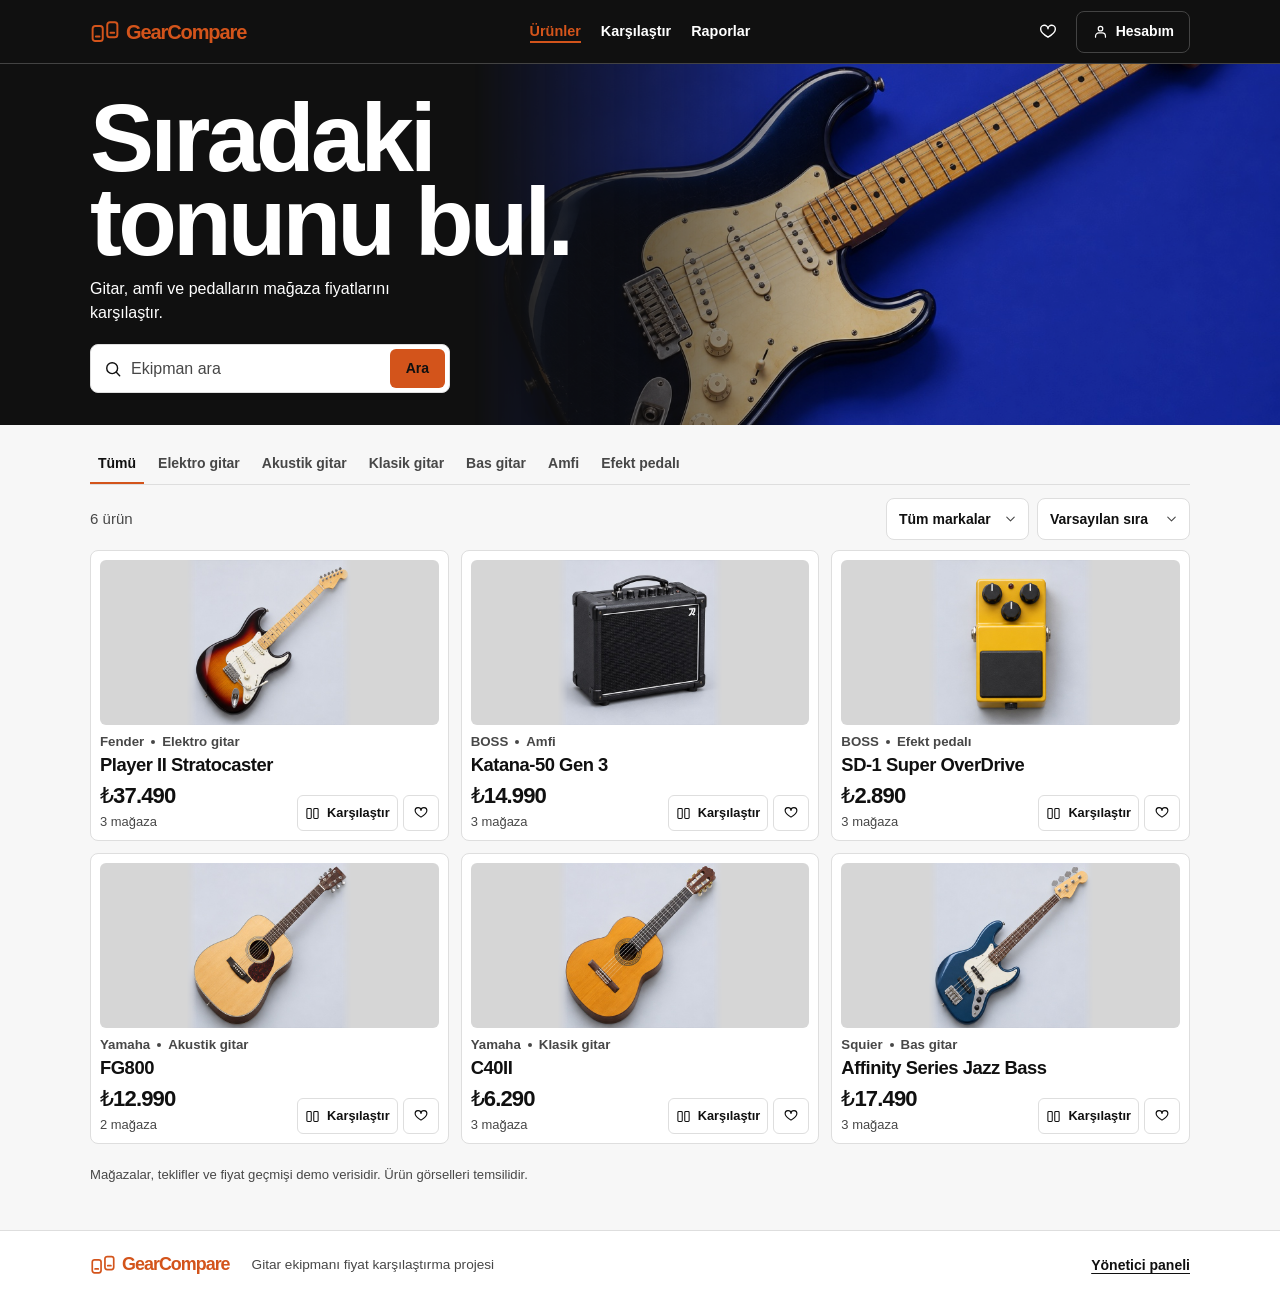
<file: index.html>
<!doctype html>
<html lang="tr">
  <head>
    <meta charset="utf-8">
    <meta name="viewport" content="width=device-width, initial-scale=1">
    <meta name="description" content="Gitar, amfi ve pedal modellerini keşfet, mağaza tekliflerini ve fiyat geçmişini karşılaştır.">
    <meta name="theme-color" content="#101010">
    <meta name="gearcompare-catalog" content="@catalog.source@">
    <title>GearCompare · Gitar ekipmanı karşılaştırma</title>
    <link rel="icon" href="assets/mark.svg" type="image/svg+xml">
    <link rel="stylesheet" href="styles.css?v=20261122">
    <script type="importmap">
      {
        "imports": {
          "./catalog.js": "./catalog.js?v=20261123-3",
          "./specifications.js": "./specifications.js?v=20261123-3",
          "./store.js": "./store.js?v=20261123-3",
          "./ui.js": "./ui.js?v=20261123-3",
          "./views.js": "./views.js?v=20261123-3"
        }
      }
    </script>
    <script type="module" src="app.js?v=20261123-3"></script>
  </head>
  <body>
    <a class="skip-link" href="#main">İçeriğe geç</a>
    <header class="site-header" id="site-header"></header>
    <main id="main" tabindex="-1"></main>
    <footer class="site-footer" id="site-footer"></footer>
    <aside id="compare-tray" aria-label="Karşılaştırma seçimi"></aside>
    <dialog id="alert-dialog" aria-labelledby="alert-title"></dialog>
    <div id="feedback" class="feedback" role="status" aria-live="polite"></div>
    <noscript>GearCompare’ı kullanmak için JavaScript’i etkinleştir.</noscript>
  </body>
</html>
</file>
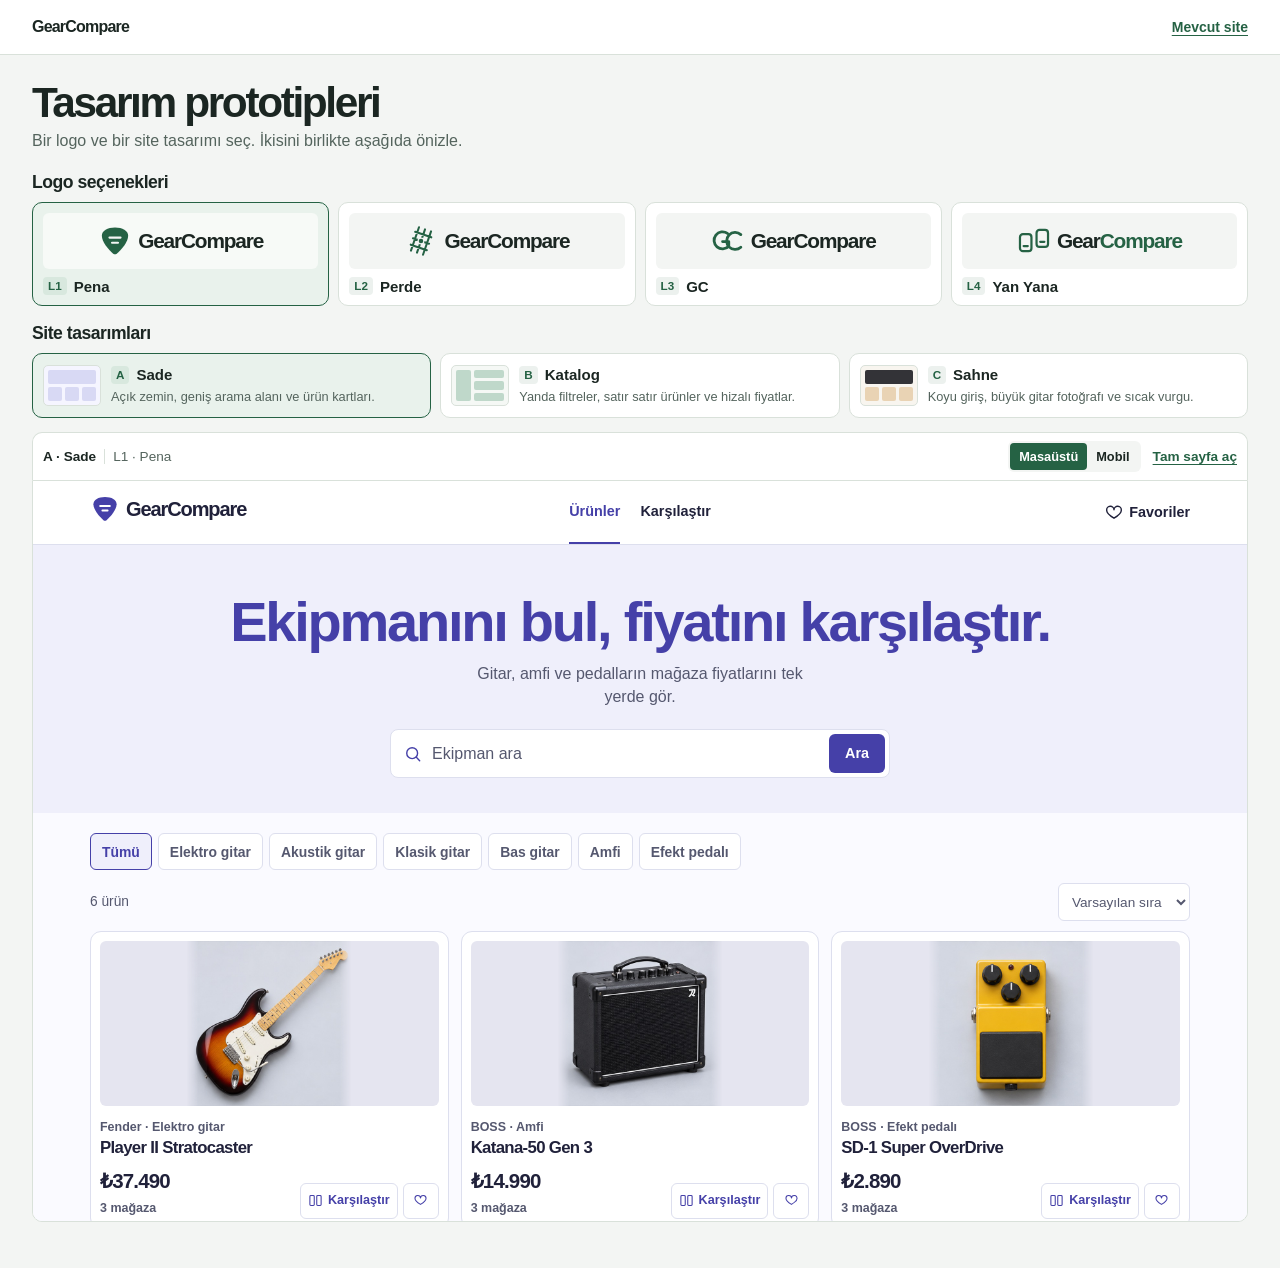
<file: prototipler/index.html>
<!doctype html>
<html lang="tr">
<head>
  <meta charset="utf-8">
  <meta name="viewport" content="width=device-width, initial-scale=1">
  <title>GearCompare · Tasarım prototipleri</title>
  <link rel="icon" href="../assets/mark.svg" type="image/svg+xml">
  <link rel="stylesheet" href="studyo.css">
  <script src="studyo.js" type="module"></script>
</head>
<body>
  <header class="studio-header">
    <div class="container">
      <span>GearCompare</span>
      <a href="../">Mevcut site</a>
    </div>
  </header>
  <main class="container">
    <h1>Tasarım prototipleri</h1>
    <p class="intro">Bir logo ve bir site tasarımı seç. İkisini birlikte aşağıda önizle.</p>
    <section aria-labelledby="logo-title">
      <h2 id="logo-title">Logo seçenekleri</h2>
      <div id="logo-options" class="logo-options" role="group" aria-labelledby="logo-title"></div>
    </section>
    <section class="design-section" aria-labelledby="design-title">
      <h2 id="design-title">Site tasarımları</h2>
      <div id="design-options" class="design-options" role="group" aria-labelledby="design-title"></div>
      <div class="preview-toolbar">
        <div class="preview-selection" id="preview-selection" aria-live="polite"></div>
        <div class="preview-actions">
          <div class="device-switch" role="group" aria-label="Ekran boyutu">
            <button type="button" data-size="desktop" aria-pressed="true">Masaüstü</button>
            <button type="button" data-size="mobile" aria-pressed="false">Mobil</button>
          </div>
          <a id="full-preview" href="ekran.html" target="_blank" rel="noopener">Tam sayfa aç</a>
        </div>
      </div>
      <div class="preview-well">
        <iframe id="preview" title="GearCompare tasarım önizlemesi"></iframe>
      </div>
    </section>
  </main>
</body>
</html>
</file>
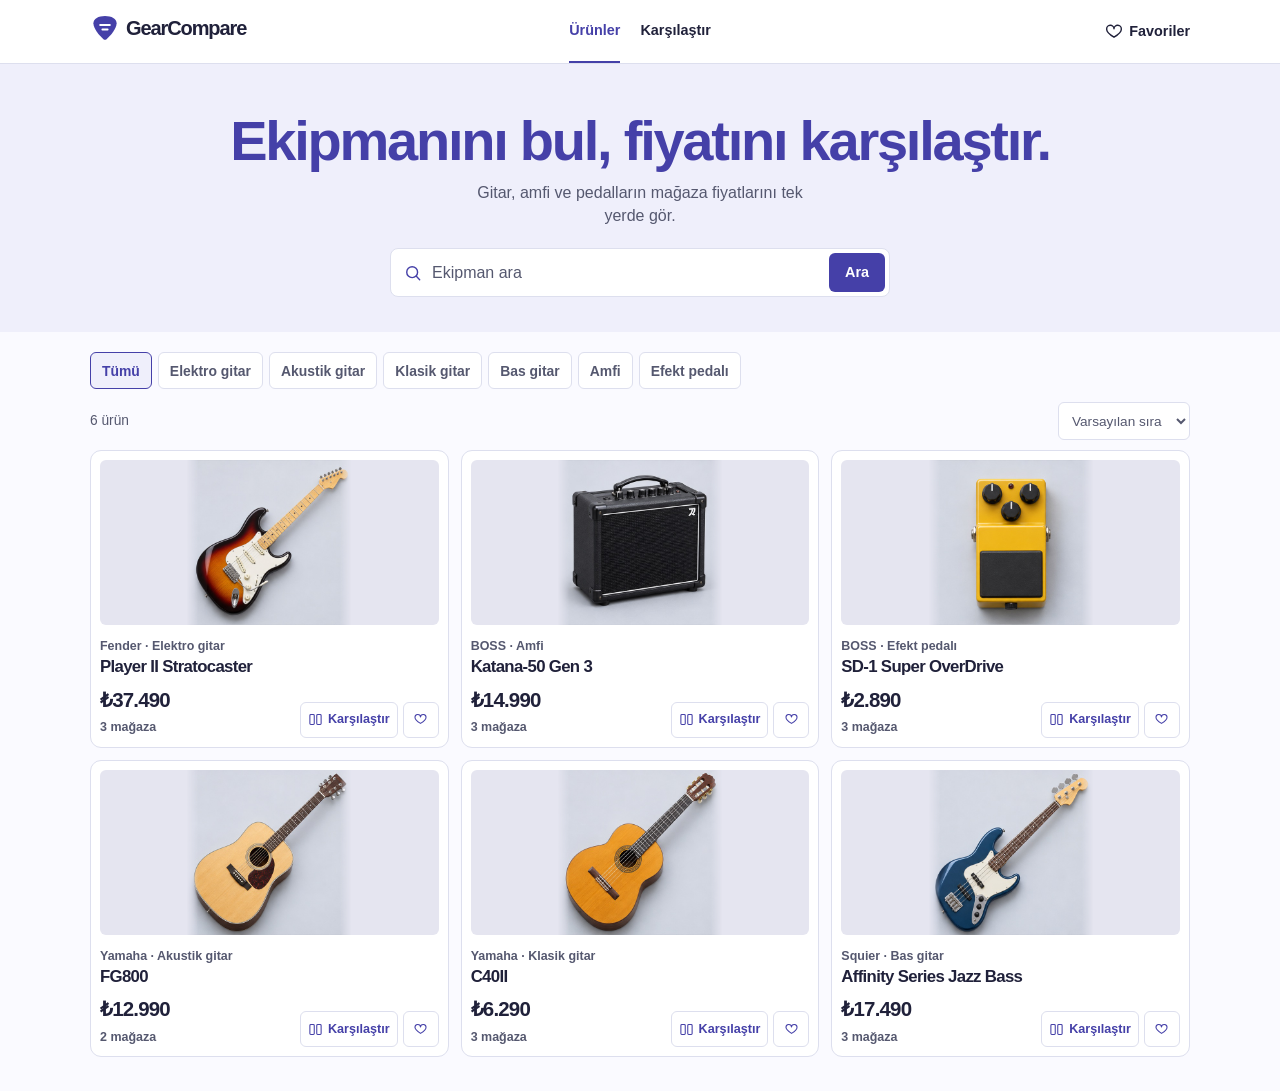
<file: prototipler/ekran.html>
<!doctype html>
<html lang="tr">
<head>
  <meta charset="utf-8">
  <meta name="viewport" content="width=device-width, initial-scale=1">
  <title>GearCompare · Tasarım önizlemesi</title>
  <link rel="stylesheet" href="ekran.css">
  <script type="importmap">
    {
      "imports": {
        "../catalog.js": "../catalog.js?v=20261122-2",
        "../specifications.js": "../specifications.js?v=20261122-2",
        "../ui.js": "../ui.js?v=20261122-2",
        "./kimlik.js": "./kimlik.js?v=20261122-2"
      }
    }
  </script>
  <script src="ekran.js?v=20261122-2" type="module"></script>
</head>
<body>
  <header id="site-top" class="site-top"></header>
  <main id="screen" tabindex="-1"></main>
  <aside id="comparison" aria-label="Karşılaştırma seçimi"></aside>
  <div id="feedback" class="sr-only" role="status"></div>
</body>
</html>
</file>
<file: styles.css>
:root {
  color-scheme: light;
  --canvas: #f7f7f7;
  --surface: #fff;
  --ink: #101010;
  --muted: #474747;
  --tint: #ededed;
  --line: #dedede;
  --line-strong: #a3a3a3;
  --image: #d6d6d6;
  --stage-edge: #434343;
  --brand-orange: #d3541b;
  --display: "Avenir Next Condensed", "Arial Narrow", "Segoe UI", sans-serif;
  --wordmark: "Avenir Next", "Segoe UI", sans-serif;
  --body: "Helvetica Neue", Arial, sans-serif;
  --radius: 8px;
  font-family: var(--body);
  color: var(--ink);
  accent-color: var(--ink);
  background: var(--canvas);
  line-height: 1.5;
  font-synthesis: none;
}

*, *::before, *::after { box-sizing: border-box; }
body { margin: 0; min-width: 320px; }
body:has(.compare-tray-inner) { padding-bottom: 88px; }
a { color: inherit; text-decoration: none; }
button, input, select, textarea { font: inherit; color: inherit; }
button { cursor: pointer; }
button:disabled { cursor: wait; opacity: .65; }
img { display: block; max-width: 100%; }
p, h1, h2, h3 { margin: 0; }
h1, h2, h3 { font-family: var(--display); line-height: 1.16; }
h1 { font-size: clamp(2.1rem, 5vw, 3.25rem); letter-spacing: -.048em; font-weight: 800; }
h2 { font-size: 1.55rem; letter-spacing: -.035em; }
h3 { font-size: 1.15rem; letter-spacing: -.025em; }
.icon { flex: none; vertical-align: middle; }
:focus-visible { outline: 2px solid var(--ink); outline-offset: 4px; }
main:focus, #equipment:focus { outline: none; }
::selection { color: var(--surface); background: var(--ink); }

.shell { width: min(1100px, calc(100% - 64px)); margin-inline: auto; }
#main { min-height: 65vh; }
.sr-only, .skip-link:not(:focus) {
  position: absolute; width: 1px; height: 1px; padding: 0; margin: -1px;
  overflow: hidden; clip-path: inset(50%); white-space: nowrap; border: 0;
}
.skip-link:focus { position: fixed; top: 12px; left: 12px; z-index: 9; background: var(--surface); padding: 10px 16px; }
.site-header { background: var(--ink); color: var(--surface); border-bottom: 1px solid var(--stage-edge); }
.site-header :focus-visible { outline-color: var(--surface); }
.header-inner { min-height: 63px; display: grid; grid-template-columns: 1fr auto 1fr; align-items: center; gap: 16px; }
.brand {
  display: inline-flex; align-items: center; gap: 6px; width: max-content;
  color: var(--brand-orange);
  font-family: var(--wordmark); font-weight: 700; letter-spacing: -.055em; font-size: 1.25rem; line-height: 1;
}
.brand-mark {
  flex: none; width: 30px; height: 30px; background: currentColor;
  -webkit-mask: url("assets/mark.svg") center / contain no-repeat;
  mask: url("assets/mark.svg") center / contain no-repeat;
}
.main-nav, .header-actions { display: flex; align-items: center; }
.main-nav { gap: 20px; align-self: stretch; }
.main-nav a {
  display: flex; align-items: center; position: relative;
  font-size: .9rem; font-weight: 650;
}
.main-nav a:hover, .main-nav [aria-current] { color: var(--brand-orange); }
.main-nav a:hover::after, .main-nav [aria-current]::after {
  position: absolute; content: ""; bottom: -1px; left: 0; right: 0; height: 2px; background: currentColor;
}
.header-actions { justify-content: end; gap: 8px; }
.icon-button {
  display: inline-grid; place-items: center; width: 40px; height: 40px; flex: none;
  border: 0; border-radius: 9px; color: var(--muted); background: transparent;
}
.icon-button:hover { color: var(--ink); background: var(--tint); }
.button {
  display: inline-flex; align-items: center; justify-content: center; gap: 7px;
  min-height: 42px; padding: 0 15px; border: 1px solid transparent; border-radius: 8px;
  line-height: 1.25; font-size: .875rem; font-weight: 650; text-align: center;
  transition: background-color .16s ease, border-color .16s ease, color .16s ease;
}
.button .icon { width: 17px; height: 17px; }
.button-primary { background: var(--brand-orange); color: var(--ink); }
.button-primary:hover { border-color: var(--ink); }
.button-outline { border-color: var(--line); background: var(--surface); color: var(--ink); }
.button-outline:hover, .button-outline[aria-pressed="true"] {
  border-color: var(--line-strong); background: var(--tint);
}
.site-header .icon-button, .header-account { color: var(--surface); }
.header-account { border-color: var(--stage-edge); background: transparent; }
.site-header .icon-button:hover, .header-account:hover, .header-account[aria-current] {
  border-color: var(--stage-edge); background: var(--stage-edge); color: var(--surface);
}
.text-link { font-weight: 600; text-decoration: underline; text-underline-offset: 3px; }
.text-link:hover { text-decoration-thickness: 2px; }

.hero {
  position: relative; isolation: isolate; overflow: hidden; background: var(--ink); color: var(--surface);
}
.hero-copy { position: relative; padding-block: 32px; }
.hero h1 { font-size: clamp(3.1rem, 8vw, 6rem); line-height: .87; letter-spacing: -.04em; font-weight: 700; }
.hero p { max-width: 40ch; margin: 14px 0 19px; }
.hero-search {
  display: flex; align-items: center; gap: 8px; min-height: 48px;
  max-width: 360px; padding: 4px 4px 4px 12px; border: 1px solid var(--line);
  border-radius: 8px; background: var(--surface); color: var(--ink);
}
.hero-search input { min-width: 0; width: 100%; border: 0; padding: 5px 0; background: transparent; }
.hero-search:focus-within { outline: 2px solid var(--surface); outline-offset: 2px; }
.hero-search input:focus { outline: none; }
.hero-search input::placeholder { color: var(--muted); opacity: 1; }
.hero-search .button { min-height: 39px; border-radius: 6px; }
.hero-search .button:focus-visible { outline-offset: 1px; }
.hero-image {
  position: absolute; inset: 0 0 0 37%; filter: brightness(.78);
  -webkit-mask-image: linear-gradient(90deg, transparent, #000 46%);
  mask-image: linear-gradient(90deg, transparent, #000 46%);
}
.hero-image img { width: 100%; height: 100%; object-fit: cover; object-position: center 55%; }

.equipment { padding-block: 20px 45px; scroll-margin-top: 12px; }
.categories { display: flex; gap: 6px; flex-wrap: wrap; border-bottom: 1px solid var(--line); }
.category {
  min-height: 39px; padding-inline: 8px; border: 0; border-bottom: 2px solid transparent;
  font-size: .875rem; font-weight: 650; background: transparent; color: var(--muted);
}
.category:hover, .category[aria-pressed="true"] { color: var(--ink); }
.category[aria-pressed="true"] { border-bottom-color: var(--brand-orange); }
.catalog-controls { display: flex; justify-content: space-between; align-items: center; gap: 12px; margin: 13px 0 10px; }
.result-count { color: var(--muted); font-size: .94rem; }
.filters, .report-filters { display: flex; align-items: center; gap: 8px; }
.select-wrap { display: inline-flex; position: relative; min-width: 0; }
.select-wrap select {
  appearance: none; width: 100%; min-height: 42px; padding: 8px 37px 8px 12px;
  border: 1px solid var(--line); border-radius: 8px; background: var(--surface);
  font-size: .875rem; font-weight: 600; cursor: pointer; text-overflow: ellipsis;
}
.select-wrap select:hover { border-color: var(--line-strong); }
.select-wrap .icon { position: absolute; right: 11px; top: 50%; transform: translateY(-50%); pointer-events: none; width: 15px; height: 15px; color: var(--muted); }
.product-grid { display: grid; grid-template-columns: repeat(3, minmax(0, 1fr)); gap: 12px; }
.product-card {
  min-width: 0; display: flex; flex-direction: column; padding: 9px;
  background: var(--surface); border: 1px solid var(--line); border-radius: var(--radius);
}
.product-image {
  display: grid; place-items: center; height: 165px; position: relative; overflow: hidden; border-radius: 6px;
  background: var(--image); isolation: isolate;
}
.product-image img {
  position: absolute; top: 0; left: 50%; transform: translateX(-50%);
  width: auto; height: 100%; max-width: 100%; object-fit: contain;
  -webkit-mask-image: linear-gradient(90deg, transparent 0%, #000 6%, #000 94%, transparent 100%);
  mask-image: linear-gradient(90deg, transparent 0%, #000 6%, #000 94%, transparent 100%);
}
.product-image > .icon { width: 44px; height: 44px; color: var(--muted); }
.favorite-button {
  display: grid; place-items: center; width: 36px; height: 36px; flex: none;
  border: 1px solid var(--line); border-radius: 6px; color: var(--ink); background: var(--surface);
}
.favorite-button .icon { width: 16px; height: 16px; }
.favorite-button:hover, .favorite-button.is-favorite { border-color: var(--line-strong); background: var(--tint); }
.is-favorite .icon { fill: currentColor; }
.card-content { display: flex; flex: 1; flex-direction: column; padding-top: 8px; }
.card-brand {
  display: flex; align-items: center; flex-wrap: wrap; gap: 7px; font-size: .83rem; font-weight: 650;
  color: var(--muted); line-height: 1.35;
}
.card-brand span { height: 4px; width: 4px; border-radius: 50%; background: currentColor; }
.card-content h3 { margin: 3px 0 8px; overflow-wrap: anywhere; }
.card-content h3 a:hover { text-decoration: underline; text-underline-offset: 3px; }
.card-bottom { display: flex; flex-wrap: wrap; align-items: end; justify-content: space-between; gap: 8px; margin-top: auto; }
.card-actions { display: flex; gap: 5px; align-items: center; }
.price-label { font-size: .79rem; color: var(--muted); }
.card-price, .detail-price, .numeric { font-variant-numeric: tabular-nums; white-space: nowrap; }
.card-price { display: block; font-size: 1.38rem; line-height: 1.2; font-weight: 750; letter-spacing: -.04em; }
.card-actions .card-compare { min-height: 36px; padding-inline: 7px; border-radius: 6px; font-size: .8rem; }
.card-actions .card-compare .icon { width: 15px; height: 15px; }
.store-count { margin-top: 2px; color: var(--muted); font-size: .81rem; }
.note { margin-top: 21px; font-size: .82rem; color: var(--muted); }

.interior { padding-block: 36px 56px; }
.page-heading { margin-bottom: 23px; }
.page-heading p, .panel > p, .dialog-heading + p { color: var(--muted); margin-top: 9px; }
.back-link { display: inline-flex; gap: 4px; align-items: center; margin-bottom: 17px; font-size: .92rem; font-weight: 650; }
.back-link .icon { width: 16px; height: 16px; }
.detail-intro { display: grid; grid-template-columns: .85fr 1.15fr; align-items: center; gap: clamp(24px, 5vw, 68px); margin-bottom: 23px; }
.detail-image { height: clamp(215px, 28vw, 305px); border-radius: var(--radius); }
.detail-copy h1 { margin-block: 9px 20px; overflow-wrap: anywhere; }
.detail-description { margin: -10px 0 16px; color: var(--muted); overflow-wrap: anywhere; }
.detail-price { margin: 2px 0 18px; font-size: 2rem; font-weight: 750; letter-spacing: -.05em; }
.inline-actions { display: flex; align-items: center; gap: 8px; flex-wrap: wrap; }
.detail-panels { display: grid; grid-template-columns: minmax(0, 2fr) minmax(0, 1fr); gap: 15px; align-items: start; }
.panel {
  min-width: 0; padding: clamp(16px, 2.4vw, 26px); margin-bottom: 15px;
  border: 1px solid var(--line); border-radius: var(--radius); background: var(--surface);
}
.panel h2 { margin-bottom: 15px; }
.specification-grid {
  display: grid; grid-template-columns: repeat(auto-fit, minmax(min(260px, 100%), 1fr)); gap: 18px; align-items: start;
}
.spec-group { min-width: 0; padding: 12px; background: var(--canvas); border-radius: 6px; }
.spec-group h3 { margin: 0 0 6px; }
.spec-group > p { font-size: .94rem; font-weight: 600; }
.spec-group th, .spec-group td { padding: 8px 6px; overflow-wrap: anywhere; }
.spec-list { margin: 0; font-size: .9rem; }
.spec-list > div {
  display: flex; gap: 12px; justify-content: space-between; align-items: baseline;
  padding-block: 7px; border-bottom: 1px solid var(--line);
}
.spec-list > div:last-child { border-bottom: 0; }
.spec-list dt { color: var(--muted); }
.spec-list dd { margin: 0; text-align: right; font-weight: 600; overflow-wrap: anywhere; }
.source { font-size: .88rem; }
.section-heading { display: flex; justify-content: space-between; align-items: center; gap: 10px; margin-bottom: 14px; }
.section-heading h2 { margin: 0; }
.table-wrap { overflow: auto; }
table { border-collapse: collapse; width: 100%; text-align: left; font-size: .9rem; }
th, td { padding: 11px 12px; border-bottom: 1px solid var(--line); }
thead th { color: var(--muted); background: var(--canvas); font-weight: 600; }
tbody th { font-weight: 600; }
tbody tr:last-child > * { border-bottom: 0; }
.chart-wrap { max-width: 820px; margin-inline: auto; }
.chart { display: grid; grid-template-columns: auto minmax(0, 1fr); gap: 0 5px; margin-bottom: 11px; }
.chart-ticks, .chart-dates { color: var(--muted); font-size: .78rem; font-variant-numeric: tabular-nums; }
.chart-ticks { display: grid; position: relative; text-align: right; }
.chart-ticks span { position: relative; grid-area: 1 / 1; height: max-content; transform: translateY(-50%); white-space: nowrap; }
.chart-dates { grid-column: 2; display: flex; justify-content: space-between; padding-inline: 1%; }
.price-chart { display: block; width: 100%; height: clamp(136px, 25vw, 205px); overflow: visible; }
.price-chart line { stroke: var(--line); vector-effect: non-scaling-stroke; }
.price-chart polygon { fill: var(--tint); }
.price-chart polyline { fill: none; stroke: var(--ink); stroke-width: 2.5; stroke-linejoin: round; stroke-linecap: round; vector-effect: non-scaling-stroke; }
.price-chart circle { fill: var(--ink); stroke: var(--surface); stroke-width: 1; vector-effect: non-scaling-stroke; }
details { border-top: 1px solid var(--line); padding-top: 10px; }
details summary { cursor: pointer; font-weight: 600; font-size: .9rem; }
details[open] .table-wrap { margin-top: 10px; }

.compare-picks, .admin-grid { display: grid; grid-template-columns: repeat(2, minmax(0, 1fr)); gap: 15px; }
.compare-pick label { display: block; font-size: .9rem; font-weight: 700; margin-bottom: 8px; }
.compare-pick .select-wrap { width: 100%; }
.compare-image, .empty-pick { margin-top: 14px; height: 166px; }
.empty-pick { display: grid; place-items: center; border: 1px dashed var(--line-strong); border-radius: 9px; background: var(--canvas); }
.compare-tray-inner {
  position: fixed; bottom: 14px; left: 50%; transform: translateX(-50%); z-index: 3;
  display: flex; align-items: center; gap: 14px; width: max-content; max-width: calc(100% - 24px);
  padding: 10px 10px 10px 16px; border-radius: 12px; border: 1px solid var(--line);
  background: var(--surface); box-shadow: 0 4px 22px #0002;
}
.tray-copy, .tray-items { display: flex; gap: 6px; }
.tray-copy { flex-direction: column; line-height: 1.2; }
.tray-copy span { font-size: .82rem; color: var(--muted); }
.tray-item { display: inline-flex; align-items: center; gap: 5px; padding: 6px 8px; border: 0; border-radius: 6px; background: var(--tint); font-size: .82rem; }
.tray-item .icon { width: 14px; height: 14px; }
.tabs { display: flex; flex-wrap: wrap; gap: 6px 19px; padding-bottom: 1px; margin-bottom: 17px; border-bottom: 1px solid var(--line); }
.tabs a { padding: 8px 0; font-size: .94rem; font-weight: 650; color: var(--muted); border-bottom: 2px solid transparent; }
.tabs a:hover, .tabs [aria-current] { color: var(--ink); }
.tabs [aria-current] { border-bottom-color: var(--brand-orange); }
.empty-state { display: grid; justify-items: center; gap: 10px; padding: 44px 16px; text-align: center; border: 1px solid var(--line); border-radius: var(--radius); background: var(--surface); }
.empty-state > .icon { width: 27px; height: 27px; }
.empty-state p { color: var(--muted); max-width: 430px; }
.empty-state .button { margin-top: 4px; }
.compact { max-width: 470px; }
.compact > .button { margin-top: 12px; }
.form { display: grid; gap: 12px; }
.compact .form { margin-top: 16px; }
.form label { display: grid; gap: 5px; color: var(--ink); font-size: .9rem; font-weight: 650; }
.form input, .form textarea {
  width: 100%; min-height: 43px; padding: 8px 10px; border: 1px solid var(--line);
  border-radius: 8px; color: var(--ink); background: var(--surface); font-weight: 400; font-size: 1rem;
}
.form textarea { resize: vertical; }
.form .button { justify-self: start; }
.form-error { border-inline-start: 2px solid currentColor; padding-inline-start: 8px; font-size: .9rem; font-weight: 650; }
.form-error:empty, .hint:empty { display: none; }
.account-switch { margin-top: 15px; border: 0; padding: 0; background: transparent; font-size: .9rem; text-align: left; }
.hint { color: var(--muted); font-size: .875rem; }
dialog {
  width: min(440px, calc(100% - 30px)); max-height: calc(100% - 30px); padding: 20px;
  border: 1px solid var(--line); border-radius: var(--radius); color: var(--ink); background: var(--surface);
}
dialog::backdrop { background: #0006; }
.dialog-heading { display: flex; align-items: center; justify-content: space-between; gap: 10px; }
dialog .form, dialog > .button, dialog > .hint { margin-top: 12px; }
.report-filters { margin-bottom: 15px; flex-wrap: wrap; }
.decrease { font-weight: 700; }
.admin-grid { grid-template-columns: minmax(0, 1.75fr) minmax(0, 1fr); align-items: start; }
.spec-form-grid { display: grid; grid-template-columns: repeat(auto-fit, minmax(min(145px, 100%), 1fr)); gap: 9px; }
.spec-options > label, .spec-options > fieldset { margin-top: 10px; }
.spec-options fieldset, .spec-relation { min-width: 0; border: 1px solid var(--line); border-radius: 6px; margin-inline: 0; padding: 10px; }
.spec-options legend, .spec-relation legend { padding-inline: 4px; font-size: .9rem; font-weight: 650; }
.spec-entries { display: grid; gap: 8px; }
.spec-entries:not(:empty) { margin-bottom: 10px; }
.spec-entry { display: grid; grid-template-columns: minmax(0, 1fr) auto; align-items: end; gap: 4px; }

.site-footer { border-top: 1px solid var(--line); background: var(--surface); }
.footer-inner { display: flex; flex-wrap: wrap; align-items: center; gap: 12px 22px; padding-block: 21px; }
.footer-inner .brand { font-size: 1.12rem; }
.footer-inner .brand-mark { width: 26px; height: 26px; }
.footer-inner p { font-size: .85rem; color: var(--muted); }
.footer-inner > .text-link { margin-left: auto; font-size: .875rem; }
.feedback {
  position: fixed; right: 20px; bottom: 22px; z-index: 5; max-width: min(400px, calc(100% - 40px));
  padding: 11px 15px; border-radius: 8px; color: var(--surface); background: var(--ink);
  opacity: 0; pointer-events: none; font-size: .9rem; transition: opacity .16s ease;
}
.feedback.visible { opacity: 1; }
body:has(.compare-tray-inner) .feedback { bottom: 91px; }

@media (max-width: 830px) {
  .shell { width: calc(100% - 38px); }
  .header-inner { gap: 13px; }
  .main-nav { gap: 18px; }
  .header-actions { gap: 5px; }
  .product-grid { grid-template-columns: repeat(2, minmax(0, 1fr)); }
}
@media (max-width: 660px) {
  .header-inner { min-height: unset; grid-template-columns: 1fr auto; column-gap: 10px; row-gap: 0; }
  .site-header .brand, .header-actions { min-height: 49px; }
  .main-nav { grid-row: 2; grid-column: 1 / -1; gap: 24px; min-height: 38px; }
  .header-account { min-height: 37px; }
  .hero-copy { padding-block: 23px; }
  .hero h1 { font-size: clamp(2.6rem, 10vw, 4rem); }
  .hero p { max-width: 28ch; }
  .hero-image { left: 30%; filter: brightness(.57); }
  .hero-image img { object-position: 44% center; }
  .equipment { padding-block: 13px 34px; }
  .category { min-height: 36px; padding-inline: 7px; }
  .detail-panels, .detail-intro, .admin-grid { grid-template-columns: 1fr; }
  .detail-panels { gap: 0; }
  .specification-grid { gap: 10px; }
  .detail-intro { gap: 18px; }
  .detail-image { height: 225px; }
  .detail-copy h1 { margin-bottom: 12px; }
  .tray-items { display: none; }
  .compare-tray-inner { justify-content: space-between; width: max-content; min-width: min(300px, calc(100% - 24px)); }
  .compare-image, .empty-pick { height: 100px; }
}
@media (max-width: 465px) {
  .shell { width: calc(100% - 28px); }
  .catalog-controls { flex-wrap: wrap; row-gap: 7px; margin-top: 15px; }
  .filters { width: 100%; }
  .filters .select-wrap { flex: 1; }
  .product-card { padding: 7px; }
  .product-card .product-image { height: 122px; }
  .detail-image { height: 224px; }
  .compare-image { height: 100px; }
  .compare-picks { gap: 8px; }
  .compare-pick { padding: 10px; }
  .section-heading { flex-wrap: wrap; }
  .footer-inner { gap: 8px 13px; }
  .footer-inner .brand { min-height: 35px; }
  .footer-inner p { flex-basis: 100%; order: 1; }
}
@media (max-width: 365px) {
  .header-account { width: 38px; padding: 0; }
  .header-account > span { display: none; }
  .main-nav { gap: 19px; }
  .product-grid { grid-template-columns: 1fr; }
  .product-card .product-image { height: 150px; }
}
@media (prefers-reduced-motion: reduce) {
  *, *::before, *::after { transition: none !important; }
}
</file>
<file: prototipler/studyo.css>
:root {
  color-scheme: light;
  --paper: #f3f5f3;
  --ink: #1b2622;
  --muted: #54645d;
  --line: #d9e1da;
  --selected: #e9f2ec;
  --accent: #256244;
  --display: "Avenir Next", "Segoe UI", sans-serif;
  font-family: "Helvetica Neue", Arial, sans-serif;
  background: var(--paper);
  color: var(--ink);
}

*, *::before, *::after { box-sizing: border-box; }
body { margin: 0; }
a { color: var(--accent); text-underline-offset: 3px; }
button { font: inherit; color: inherit; cursor: pointer; }
button:focus-visible, a:focus-visible { outline: 2px solid var(--accent); outline-offset: 3px; }
.container { width: min(1280px, calc(100% - 64px)); margin-inline: auto; }
.studio-header { border-bottom: 1px solid var(--line); background: #fff; }
.studio-header .container { min-height: 54px; display: flex; justify-content: space-between; align-items: center; gap: 14px; }
.studio-header span { font-family: var(--display); font-weight: 750; letter-spacing: -.05em; }
.studio-header a { font-weight: 600; font-size: .875rem; }
main.container { padding-block: 24px 46px; }
h1, h2, p { margin: 0; }
h1, h2 { font-family: var(--display); }
h1 { font-size: clamp(1.9rem, 4vw, 2.65rem); font-weight: 700; letter-spacing: -.056em; }
h2 { font-size: 1.1rem; letter-spacing: -.027em; margin-bottom: 9px; }
.intro { color: var(--muted); line-height: 1.45; margin: 2px 0 20px; }
.logo-options, .design-options { display: grid; gap: 9px; }
.logo-options { grid-template-columns: repeat(4, minmax(0, 1fr)); }
.design-options { grid-template-columns: repeat(3, minmax(0, 1fr)); }
.logo-option, .design-option {
  background: #fff; border: 1px solid var(--line); border-radius: 10px;
  text-align: left; padding: 10px; min-width: 0;
}
.logo-option:hover, .design-option:hover { border-color: var(--accent); }
.logo-option[aria-pressed="true"], .design-option[aria-pressed="true"] { border-color: var(--accent); background: var(--selected); }
.logo-sample {
  display: flex; align-items: center; justify-content: center; min-height: 56px;
  background: var(--paper); border-radius: 6px; padding: 4px 3px;
}
.logo-option[aria-pressed="true"] .logo-sample { background: #f7faf7; }
.wordmark {
  --logo-cut: #f3f5f3;
  display: inline-flex; gap: 6px; align-items: center; color: var(--ink);
  font-family: var(--display); white-space: nowrap; font-weight: 700; font-size: clamp(.85rem, 1.8vw, 1.3rem);
  letter-spacing: -.055em; line-height: 1;
}
.brand-symbol { width: clamp(23px, 3vw, 34px); height: auto; flex: none; color: var(--accent); }
.wordmark-l2 .brand-text { font-weight: 650; }
.wordmark-l3 .brand-text { font-family: "Helvetica Neue", Arial, sans-serif; font-weight: 750; }
.wordmark-l4 .brand-text > span { color: var(--accent); }
.option-label { display: flex; align-items: center; gap: 7px; font-weight: 700; font-size: .94rem; }
.logo-option > .option-label { margin-top: 8px; }
.option-code { color: var(--accent); background: #ecf1ee; border-radius: 4px; padding: 3px 5px; font-size: .73rem; line-height: 1; }
[aria-pressed="true"] .option-code { background: #d8e8de; }
.design-section { margin-top: 17px; }
.design-option { display: flex; align-items: center; gap: 10px; min-height: 65px; }
.design-label { display: grid; gap: 4px; }
.option-description { color: var(--muted); font-size: .8rem; line-height: 1.35; }
.layout-sample {
  width: 58px; height: 41px; display: grid; grid-template-columns: repeat(3, 1fr); gap: 3px; flex: none;
  padding: 4px; border: 1px solid var(--line); border-radius: 5px; background: #f5f5ff;
}
.layout-sample i { border-radius: 2px; background: #d8d9f4; }
.layout-sample i:first-child { grid-column: 1 / -1; }
.layout-sample-b { grid-template-columns: 1fr 2fr; background: #f5f8f5; }
.layout-sample-b i { background: #bfd8ca; }
.layout-sample-b i:first-child { grid-column: 1; grid-row: 1 / 4; }
.layout-sample-c { background: #f8f5ef; }
.layout-sample-c i { background: #e9d3b4; }
.layout-sample-c i:first-child { background: #333337; }
.preview-toolbar {
  display: flex; justify-content: space-between; align-items: center; flex-wrap: wrap;
  gap: 8px; margin-top: 14px; padding: 8px 10px; border: 1px solid var(--line); border-bottom: 0;
  border-radius: 10px 10px 0 0; background: #fff;
}
.preview-selection, .preview-actions, .device-switch { display: flex; align-items: center; gap: 8px; }
.preview-selection { font-size: .85rem; }
.preview-selection span { color: var(--muted); border-left: 1px solid var(--line); padding-left: 8px; }
.preview-actions { gap: 12px; }
.preview-actions a { font-size: .85rem; font-weight: 650; }
.device-switch { gap: 0; padding: 2px; background: var(--paper); border-radius: 6px; }
.device-switch button { font-size: .8rem; font-weight: 650; border: 0; border-radius: 4px; background: transparent; padding: 6px 9px; }
.device-switch [aria-pressed="true"] { background: var(--accent); color: #fff; }
.preview-well { display: grid; place-items: center; background: #e6ece7; border: 1px solid var(--line); border-radius: 0 0 10px 10px; overflow: hidden; }
#preview { display: block; width: 100%; height: 740px; border: 0; background: #fff; }
.preview-well.mobile { padding: 16px; }
.mobile #preview { width: min(100%, 390px); height: 720px; border: 1px solid var(--line); border-radius: 11px; }
@media (max-width: 870px) {
  .layout-sample { display: none; }
}
@media (max-width: 590px) {
  .container { width: calc(100% - 24px); }
  .logo-options { grid-template-columns: repeat(2, minmax(0, 1fr)); }
  .logo-sample { min-height: 48px; }
  .wordmark { font-size: 1rem; }
  .design-option { min-height: 45px; padding: 8px 5px; }
  .design-option .option-label { font-size: .83rem; gap: 4px; }
  .option-description, .preview-actions .device-switch { display: none; }
  main.container { padding-top: 18px; }
}
</file>
<file: prototipler/ekran.css>
:root {
  color-scheme: light;
  --canvas: #fafaff;
  --surface: #fff;
  --ink: #20213a;
  --muted: #55586f;
  --line: #dddfee;
  --accent: #4540a8;
  --on-accent: #fff;
  --tint: #efeffb;
  --photo: #e5e5f0;
  --display: "Avenir Next", "Segoe UI", sans-serif;
  --body: "Helvetica Neue", Arial, sans-serif;
  --header-bg: #fff;
  --header-ink: var(--ink);
  --header-accent: var(--accent);
  font-family: var(--body);
}

*, *::before, *::after { box-sizing: border-box; }
body { margin: 0; color: var(--ink); background: var(--canvas); line-height: 1.45; }
body:has(.tray) { padding-bottom: 75px; }
a { text-decoration: none; color: inherit; }
button, input, select { font: inherit; color: inherit; }
button, select { cursor: pointer; }
p, h1, h2, h3, dl, dd { margin: 0; }
h1, h2, h3 { font-family: var(--display); line-height: 1.09; letter-spacing: -.04em; }
h1 { font-size: clamp(2.1rem, 5vw, 3.5rem); font-weight: 700; }
h2 { font-size: clamp(1.1rem, 2vw, 1.35rem); }
h3 { font-size: 1.05rem; }
:focus-visible { outline: 2px solid var(--accent); outline-offset: 3px; }
#screen:focus { outline: none; }
.sr-only {
  position: absolute; width: 1px; height: 1px; padding: 0; margin: -1px;
  overflow: hidden; clip-path: inset(50%); white-space: nowrap; border: 0;
}
.icon { flex: none; }
.site-shell { width: min(1100px, calc(100% - 64px)); margin-inline: auto; }
.site-top { background: var(--header-bg); color: var(--header-ink); border-bottom: 1px solid var(--line); }
.site-top :focus-visible { outline-color: var(--header-accent); }
.site-nav { display: grid; grid-template-columns: 1fr auto 1fr; align-items: center; min-height: 63px; gap: 12px; }
.site-nav > a:first-child { justify-self: start; }
.site-nav nav { display: flex; align-self: stretch; gap: 20px; }
.site-nav nav a { display: flex; align-items: center; border-bottom: 2px solid transparent; }
.site-nav nav a, .nav-saved { font-size: .9rem; font-weight: 650; }
.site-nav [aria-current="page"], .site-nav a:hover { color: var(--header-accent); }
.site-nav nav [aria-current="page"] { border-bottom-color: currentColor; }
.nav-saved { display: flex; gap: 5px; align-items: center; justify-self: end; }
.wordmark { display: inline-flex; align-items: center; gap: 6px; --logo-cut: var(--header-bg);
  font-family: "Avenir Next", "Segoe UI", sans-serif; font-size: 1.25rem; line-height: 1; letter-spacing: -.055em; font-weight: 700;
}
.brand-symbol { color: var(--header-accent); width: 30px; height: 30px; }
.wordmark-l2 .brand-text { font-weight: 650; }
.wordmark-l3 .brand-text { font-family: var(--body); font-weight: 750; }
.wordmark-l4 .brand-text > span { color: var(--header-accent); }

.home-hero { position: relative; }
.hero-content p { max-width: 40ch; color: var(--muted); }
.quiet-hero { padding-block: 46px 35px; text-align: center; background: var(--tint); }
.quiet-hero h1 { color: var(--accent); }
.quiet-hero p { margin: 10px auto 21px; }
.quiet-hero .search-form { margin-inline: auto; }
.small-break { display: none; }
.search-form {
  display: flex; align-items: center; gap: 8px; width: min(100%, 500px); min-height: 48px; padding: 4px 4px 4px 12px;
  border: 1px solid var(--line); border-radius: 8px; background: var(--surface); color: var(--ink);
}
.search-form > .icon { color: var(--accent); }
.search-form input { width: 100%; min-width: 0; border: 0; padding: 6px 1px; background: transparent; }
.search-form input::placeholder { color: var(--muted); opacity: 1; }
.search-form:focus-within { outline: 2px solid var(--accent); outline-offset: 2px; }
.search-form input:focus { outline: 0; }
.search-form button, .tray a {
  border: 1px solid transparent; border-radius: 6px; background: var(--accent); color: var(--on-accent);
  padding: 8px 15px; font-size: .9rem; font-weight: 700;
}
.search-form button:hover, .tray a:hover { filter: brightness(.89); }
.catalog-area { padding-block: 20px 34px; }
.catalog-filters { display: flex; gap: 6px; flex-wrap: wrap; }
.category {
  min-height: 37px; border: 1px solid var(--line); border-radius: 6px; background: var(--surface);
  color: var(--muted); padding-inline: 11px; font-size: .87rem; font-weight: 600;
}
.category:hover, .category[aria-pressed="true"] { color: var(--accent); border-color: var(--accent); background: var(--tint); }
.products-head { display: flex; justify-content: space-between; align-items: center; gap: 8px; margin: 13px 0 10px; color: var(--muted); font-size: .86rem; }
select {
  min-height: 38px; max-width: 100%; padding: 5px 9px; border: 1px solid var(--line); border-radius: 6px; background: var(--surface);
  font-size: .85rem;
}
.catalog-grid { display: grid; grid-template-columns: repeat(3, minmax(0, 1fr)); gap: 12px; }
.gear-card {
  display: grid; grid-template-columns: 1fr auto; grid-template-rows: auto 1fr auto; gap: 8px 10px; align-items: end;
  min-width: 0; padding: 9px; border: 1px solid var(--line); border-radius: 11px; background: var(--surface);
}
.media-link { grid-column: 1 / -1; display: block; border-radius: 6px; }
.gear-photo {
  position: relative; display: block; height: 165px; overflow: hidden; border-radius: 6px; background: var(--photo);
}
.gear-photo img {
  position: absolute; top: 0; left: 50%; transform: translateX(-50%); width: auto; height: 100%; max-width: 100%; object-fit: contain;
  mask-image: linear-gradient(90deg, transparent, #000 7%, #000 93%, transparent);
}
.gear-copy { grid-column: 1 / -1; align-self: start; overflow-wrap: anywhere; }
.gear-copy h3 { margin-top: 2px; }
.gear-copy a:hover { color: var(--accent); }
.gear-brand, .gear-price span { color: var(--muted); font-size: .78rem; font-weight: 600; }
.gear-price strong { display: block; font-size: 1.28rem; letter-spacing: -.04em; }
.gear-price { font-variant-numeric: tabular-nums; white-space: nowrap; }
.gear-actions { display: flex; align-items: center; gap: 5px; }
.choose, .heart {
  min-height: 36px; display: inline-flex; gap: 5px; align-items: center; justify-content: center;
  color: var(--accent); border: 1px solid var(--line); background: var(--surface); border-radius: 6px;
  font-size: .79rem; font-weight: 700; padding-inline: 7px;
}
.choose .icon, .heart .icon { width: 15px; height: 15px; }
.choose:hover, .heart:hover, .choose[aria-pressed="true"], .heart[aria-pressed="true"] { background: var(--tint); border-color: var(--accent); }
.heart { width: 36px; }
.heart[aria-pressed="true"] .icon { fill: currentColor; }

.proposal-b {
  --canvas: #f7faf8; --surface: #fff; --ink: #172c23; --muted: #465d51;
  --line: #d7e4dc; --accent: #156653; --tint: #e6f2ea; --photo: #e4ebe7;
  --header-ink: #172c23; --header-accent: #156653;
  --display: "Avenir Next Condensed", "Arial Narrow", "Segoe UI", sans-serif;
}
.proposal-b .catalog-heading {
  display: flex; align-items: center; justify-content: space-between; gap: 20px;
  padding-block: 26px 17px; border-bottom: 1px solid var(--line);
}
.proposal-b h1 { font-size: clamp(2rem, 5vw, 3.35rem); letter-spacing: -.042em; }
.proposal-b .search-form { width: min(100%, 380px); }
.with-sidebar { display: grid; grid-template-columns: minmax(150px, 188px) minmax(0, 1fr); gap: 22px; }
.with-sidebar .catalog-filters {
  display: flex; flex-direction: column; align-self: start; align-items: start; gap: 2px;
  background: var(--surface); padding: 12px 9px; border: 1px solid var(--line); border-radius: 7px;
}
.with-sidebar .catalog-filters h2 { padding: 0 10px 5px; font-size: 1.2rem; }
.with-sidebar .category { text-align: left; width: 100%; border-color: transparent; }
.with-sidebar .category[aria-pressed="true"] { background: var(--tint); color: var(--accent); }
.with-sidebar .products-head { margin-top: 0; }
.proposal-b .catalog-grid { grid-template-columns: 1fr; gap: 6px; }
.proposal-b .gear-card {
  grid-template-columns: 81px minmax(0, 1fr) auto auto; grid-template-rows: auto; align-items: center;
  border-radius: 7px; gap: 12px; padding: 6px 9px 6px 6px;
}
.proposal-b .media-link, .proposal-b .gear-copy { grid-column: auto; align-self: center; }
.proposal-b .gear-photo { height: 72px; }
.proposal-b .gear-price { text-align: right; }
.proposal-b .gear-price strong, .proposal-b .detail-price { font-family: ui-monospace, Menlo, monospace; font-size: 1.06rem; letter-spacing: -.055em; }

.proposal-c {
  --canvas: #faf8f3; --surface: #fffdfa; --ink: #282424; --muted: #655e58;
  --line: #e3dcd3; --accent: #8c4618; --tint: #f8ebdb; --photo: #d9d7d3;
  --stage: #232326; --amber: #ffcd8b; --header-bg: #232326; --header-ink: #fbf6ed; --header-accent: #ffcd8b;
  --display: "Avenir Next Condensed", "Arial Narrow", "Segoe UI", sans-serif;
}
.proposal-c .site-top { border-color: #434143; }
.stage-hero { overflow: hidden; isolation: isolate; background: var(--stage); color: var(--header-ink); }
.stage-hero h1 { color: var(--amber); font-size: clamp(3.1rem, 8vw, 6rem); line-height: .87; }
.stage-hero p { margin: 14px 0 19px; color: var(--header-ink); }
.stage-hero .hero-content { position: relative; z-index: 1; padding-block: 32px; }
.stage-photo {
  position: absolute; inset: 0 0 0 37%; background: url("../assets/hero.jpg") center 55% / cover no-repeat;
  filter: grayscale(1) sepia(.15) brightness(.62); mask-image: linear-gradient(90deg, transparent, black 46%);
}
.stage-hero .search-form { max-width: 360px; }
.stage-hero .search-form button { background: var(--amber); color: var(--stage); }
.stage-hero .search-form:focus-within { outline-color: var(--amber); }
.proposal-c .catalog-filters { border-bottom: 1px solid var(--line); }
.proposal-c .category { border: 0; background: transparent; border-radius: 0; padding-inline: 8px; border-bottom: 2px solid transparent; }
.proposal-c .category[aria-pressed="true"] { border-bottom-color: var(--accent); }
.proposal-c .gear-card { border-radius: 6px; }
.proposal-c .gear-photo img { filter: sepia(.16) saturate(.84); }

.inner-page { padding-block: 24px 44px; }
.inner-page > h1 { margin-bottom: 16px; }
.back { display: inline-block; color: var(--accent); margin: 0 0 11px; font-weight: 650; font-size: .9rem; text-decoration: underline; text-underline-offset: 3px; }
.detail-head, .detail-grid { display: grid; grid-template-columns: repeat(2, minmax(0, 1fr)); gap: 14px; }
.detail-head { align-items: center; margin-bottom: 16px; gap: clamp(12px, 4vw, 52px); }
.detail-head h1 { margin-block: 3px 9px; overflow-wrap: anywhere; }
.detail-head .large-photo { height: clamp(165px, 29vw, 315px); }
.detail-price { font-size: 1.8rem; font-weight: 750; letter-spacing: -.05em; line-height: 1.15; font-variant-numeric: tabular-nums; }
.detail-head .choose { display: flex; margin-top: 10px; }
.panel { min-width: 0; padding: 14px; border: 1px solid var(--line); border-radius: 8px; background: var(--surface); }
.panel h2 { margin-bottom: 10px; }
.table-wrap { overflow-x: auto; }
table { width: 100%; border-collapse: collapse; text-align: left; font-size: .87rem; }
th, td { padding: 7px 8px; border-bottom: 1px solid var(--line); }
thead th { color: var(--muted); background: var(--tint); }
tbody th { font-weight: 650; }
tbody tr:last-child > * { border-bottom: 0; }
.panel dl > div { display: flex; justify-content: space-between; gap: 10px; padding-block: 7px; border-bottom: 1px solid var(--line); font-size: .88rem; }
.panel dt { color: var(--muted); }
.panel dd { font-weight: 650; text-align: right; }
.history-panel { margin-top: 14px; }
.panel-heading { display: flex; align-items: center; justify-content: space-between; gap: 9px; margin-bottom: 10px; flex-wrap: wrap; }
.panel-heading h2 { margin: 0; }
.chart { display: grid; grid-template-columns: auto minmax(0, 1fr); gap: 0 5px; }
.chart-ticks, .chart-dates { color: var(--muted); font-size: .77rem; font-variant-numeric: tabular-nums; }
.chart-ticks { display: grid; text-align: right; }
.chart-ticks span { position: relative; grid-area: 1 / 1; height: max-content; transform: translateY(-50%); white-space: nowrap; }
.chart-dates { grid-column: 2; display: flex; justify-content: space-between; padding-inline: 1%; }
.price-chart { display: block; width: 100%; height: 155px; overflow: visible; }
.price-chart line { stroke: var(--line); vector-effect: non-scaling-stroke; }
.price-chart polygon { fill: var(--tint); }
.price-chart polyline { fill: none; stroke: var(--accent); stroke-width: 2; vector-effect: non-scaling-stroke; }
.price-chart circle { fill: var(--accent); }
.compare-picks { margin-bottom: 12px; }
.compare-picks label { display: block; font-size: .9rem; font-weight: 650; margin-bottom: 5px; }
.compare-picks select { width: 100%; }
.compare-picks .gear-photo { margin-top: 8px; height: 135px; }
.empty { padding: 16px; color: var(--muted); background: var(--surface); border: 1px solid var(--line); border-radius: 8px; }
.tray {
  display: flex; align-items: center; gap: 10px; position: fixed; z-index: 3; bottom: 11px; left: 50%; transform: translateX(-50%);
  width: max-content; max-width: calc(100% - 20px); padding: 5px 5px 5px 11px;
  font-size: .83rem; font-weight: 650; border: 1px solid var(--line); border-radius: 9px; background: var(--surface); box-shadow: 0 4px 14px #1112;
}

@media (max-width: 870px) {
  .site-shell { width: calc(100% - 38px); }
  .catalog-grid { grid-template-columns: repeat(2, minmax(0, 1fr)); }
  .with-sidebar { grid-template-columns: minmax(122px, 145px) minmax(0, 1fr); gap: 12px; }
  .proposal-b .gear-card { gap: 8px; }
}
@media (max-width: 645px) {
  .site-shell { width: calc(100% - 28px); }
  .site-nav { grid-template-columns: 1fr auto; min-height: 0; gap: 0 8px; }
  .site-nav > a { min-height: 48px; display: inline-flex; align-items: center; }
  .site-nav nav { grid-row: 2; grid-column: 1 / -1; min-height: 34px; }
  .site-nav nav a, .nav-saved { font-size: .86rem; }
  .quiet-hero { padding-block: 23px 20px; }
  .quiet-hero h1 { font-size: clamp(1.75rem, 7.6vw, 2.35rem); }
  .small-break { display: initial; }
  .quiet-hero p { margin: 7px auto 13px; }
  .category { padding-inline: 7px; min-height: 34px; }
  .catalog-area { padding-top: 13px; }
  .gear-photo { height: 122px; }
  .gear-card { padding: 6px; }
  .gear-actions { gap: 6px; grid-column: 1 / -1; }
  .gear-card { grid-template-rows: auto 1fr auto auto; }
  .proposal-b .catalog-heading { display: grid; justify-content: stretch; gap: 10px; padding-block: 16px 9px; }
  .with-sidebar { display: block; }
  .with-sidebar .catalog-filters { flex-direction: row; flex-wrap: wrap; gap: 3px; padding: 0; border: 0; background: transparent; }
  .with-sidebar .catalog-filters h2 { display: none; }
  .with-sidebar .category { width: auto; border-color: var(--line); }
  .with-sidebar .products-head { margin-top: 10px; }
  .proposal-b .gear-card { grid-template-columns: 58px minmax(0, 1fr) auto; grid-template-rows: auto auto; }
  .proposal-b .gear-photo { height: 58px; }
  .proposal-b .media-link { grid-row: 1 / 3; }
  .proposal-b .gear-actions { grid-column: 2 / -1; }
  .stage-hero .hero-content { padding-block: 23px; }
  .stage-hero h1 { font-size: clamp(2.6rem, 10vw, 4rem); }
  .stage-hero p { max-width: 28ch; }
  .stage-photo { left: 30%; background-position: 44% center; filter: grayscale(1) sepia(.15) brightness(.46); }
  .detail-head, .detail-grid { grid-template-columns: 1fr; }
  .compare-picks { grid-template-columns: repeat(2, minmax(0, 1fr)); gap: 6px; }
  .compare-picks .panel { padding: 9px; }
  .compare-picks .gear-photo { height: 83px; }
}
@media (max-width: 355px) {
  .gear-copy h3 { font-size: .96rem; }
  .gear-copy .gear-brand { font-size: .72rem; }
  .gear-actions .heart { width: 30px; }
  .choose { padding-inline: 5px; }
}
</file>
